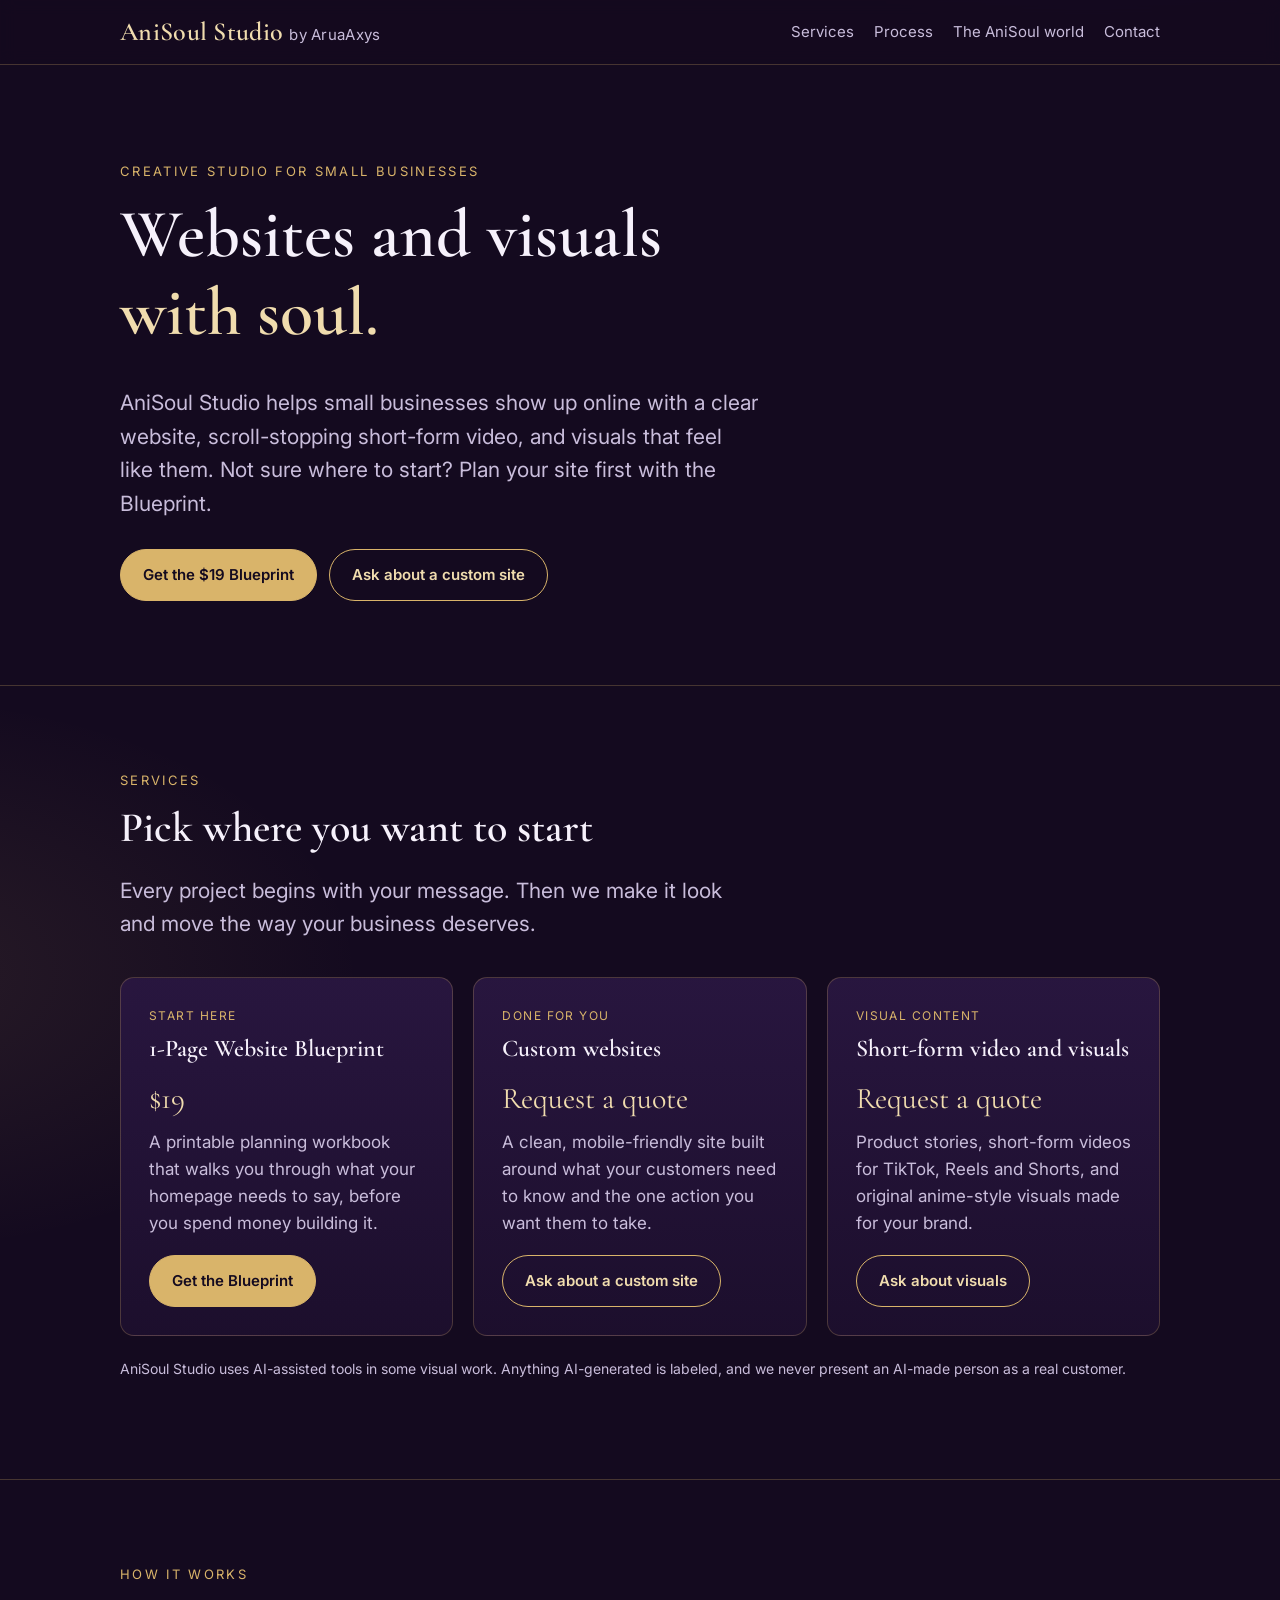
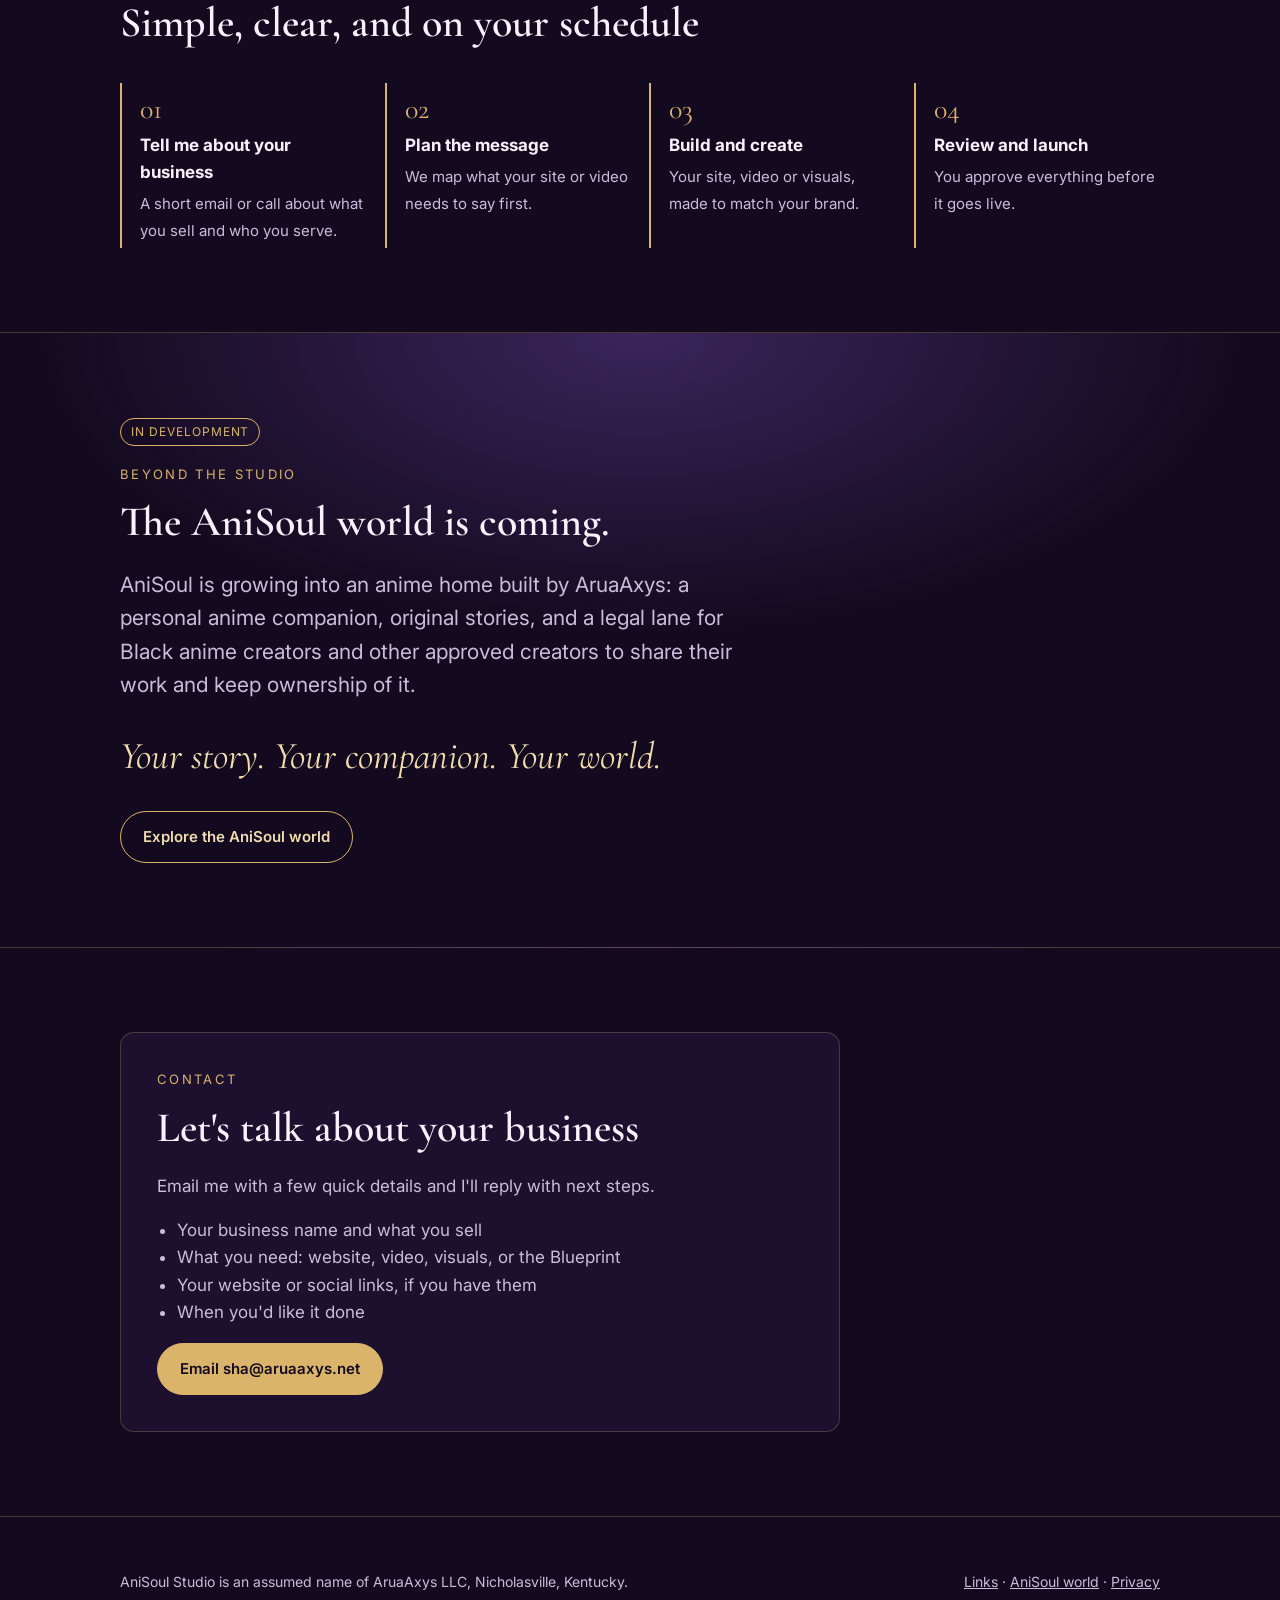
<file: index.html>
<!doctype html>
<html lang="en">
<head>
<meta charset="utf-8">
<meta name="viewport" content="width=device-width,initial-scale=1">
<title>AniSoul Studio | Websites and visual content for small businesses</title>
<meta name="description" content="AniSoul Studio builds websites and creates visual content, short-form video and anime-style visuals for small businesses. Start with the $19 1-Page Website Blueprint.">
<meta property="og:title" content="AniSoul Studio">
<meta property="og:description" content="Websites and visual content for small businesses, by AruaAxys LLC.">
<meta property="og:type" content="website">
<link rel="icon" href="favicon.svg" type="image/svg+xml">
<link rel="preconnect" href="https://fonts.googleapis.com">
<link rel="preconnect" href="https://fonts.gstatic.com" crossorigin>
<link href="https://fonts.googleapis.com/css2?family=Cormorant+Garamond:wght@500;600&family=Inter:wght@400;600&display=swap" rel="stylesheet">
<link rel="stylesheet" href="styles.css">
<script type="application/ld+json">
{"@context":"https://schema.org","@type":"ProfessionalService","name":"AniSoul Studio","parentOrganization":{"@type":"Organization","name":"AruaAxys LLC"},"description":"Websites and visual content for small businesses.","email":"sha@aruaaxys.net","address":{"@type":"PostalAddress","addressLocality":"Nicholasville","addressRegion":"KY","addressCountry":"US"},"areaServed":"US"}
</script>
</head>
<body>
<header class="site-head">
  <div class="wrap">
    <a class="brand" href="#top">AniSoul Studio<span>by AruaAxys</span></a>
    <nav aria-label="Main">
      <ul>
        <li><a href="#services">Services</a></li>
        <li class="hide-sm"><a href="#process">Process</a></li>
        <li><a href="world.html"><span class="long">The AniSoul world</span><span class="short">World</span></a></li>
        <li><a href="#contact">Contact</a></li>
      </ul>
    </nav>
  </div>
</header>

<main id="top">
  <section class="hero">
    <div class="wrap">
      <p class="eyebrow">Creative studio for small businesses</p>
      <h1>Websites and visuals<br><span class="gold">with soul.</span></h1>
      <p class="lead">AniSoul Studio helps small businesses show up online with a clear website, scroll-stopping short-form video, and visuals that feel like them. Not sure where to start? Plan your site first with the Blueprint.</p>
      <div class="actions">
        <a class="btn btn-gold" href="https://zenyxgps.com/s/anisoul-studio/the-1-page-website-blueprint" rel="noopener">Get the $19 Blueprint</a>
        <a class="btn btn-ghost" href="#contact">Ask about a custom site</a>
      </div>
    </div>
  </section>

  <section id="services">
    <div class="wrap">
      <p class="eyebrow">Services</p>
      <h2>Pick where you want to start</h2>
      <p class="lead">Every project begins with your message. Then we make it look and move the way your business deserves.</p>
      <div class="grid">
        <article class="card">
          <div class="tag">Start here</div>
          <h3>1-Page Website Blueprint</h3>
          <p class="price">$19</p>
          <p>A printable planning workbook that walks you through what your homepage needs to say, before you spend money building it.</p>
          <a class="btn btn-gold" href="https://zenyxgps.com/s/anisoul-studio/the-1-page-website-blueprint" rel="noopener">Get the Blueprint</a>
        </article>
        <article class="card">
          <div class="tag">Done for you</div>
          <h3>Custom websites</h3>
          <p class="price">Request a quote</p>
          <p>A clean, mobile-friendly site built around what your customers need to know and the one action you want them to take.</p>
          <a class="btn btn-ghost" href="mailto:sha@aruaaxys.net?subject=Custom%20website%20inquiry">Ask about a custom site</a>
        </article>
        <article class="card">
          <div class="tag">Visual content</div>
          <h3>Short-form video and visuals</h3>
          <p class="price">Request a quote</p>
          <p>Product stories, short-form videos for TikTok, Reels and Shorts, and original anime-style visuals made for your brand.</p>
          <a class="btn btn-ghost" href="mailto:sha@aruaaxys.net?subject=Video%20and%20visuals%20inquiry">Ask about visuals</a>
        </article>
      </div>
      <p class="muted" style="margin-top:22px;font-size:14px">AniSoul Studio uses AI-assisted tools in some visual work. Anything AI-generated is labeled, and we never present an AI-made person as a real customer.</p>
    </div>
  </section>

  <section id="process">
    <div class="wrap">
      <p class="eyebrow">How it works</p>
      <h2>Simple, clear, and on your schedule</h2>
      <ol class="steps">
        <li><strong>Tell me about your business</strong><span>A short email or call about what you sell and who you serve.</span></li>
        <li><strong>Plan the message</strong><span>We map what your site or video needs to say first.</span></li>
        <li><strong>Build and create</strong><span>Your site, video or visuals, made to match your brand.</span></li>
        <li><strong>Review and launch</strong><span>You approve everything before it goes live.</span></li>
      </ol>
    </div>
  </section>

  <section class="world">
    <div class="wrap">
      <span class="badge">In development</span>
      <p class="eyebrow" style="margin-top:18px">Beyond the studio</p>
      <h2>The AniSoul world is coming.</h2>
      <p class="lead">AniSoul is growing into an anime home built by AruaAxys: a personal anime companion, original stories, and a legal lane for Black anime creators and other approved creators to share their work and keep ownership of it.</p>
      <p class="quote">Your story. Your companion. Your world.</p>
      <a class="btn btn-ghost" href="world.html">Explore the AniSoul world</a>
    </div>
  </section>

  <section id="contact">
    <div class="wrap">
      <div class="contact-box">
        <p class="eyebrow">Contact</p>
        <h2>Let's talk about your business</h2>
        <p class="muted">Email me with a few quick details and I'll reply with next steps.</p>
        <ul class="checklist">
          <li>Your business name and what you sell</li>
          <li>What you need: website, video, visuals, or the Blueprint</li>
          <li>Your website or social links, if you have them</li>
          <li>When you'd like it done</li>
        </ul>
        <a class="btn btn-gold" href="mailto:sha@aruaaxys.net?subject=AniSoul%20Studio%20inquiry">Email sha@aruaaxys.net</a>
      </div>
    </div>
  </section>
</main>

<footer>
  <div class="wrap">
    <p>AniSoul Studio is an assumed name of AruaAxys LLC, Nicholasville, Kentucky.</p>
    <p><a href="links.html">Links</a> · <a href="world.html">AniSoul world</a> · <a href="privacy.html">Privacy</a></p>
  </div>
</footer>
</body>
</html>
</file>
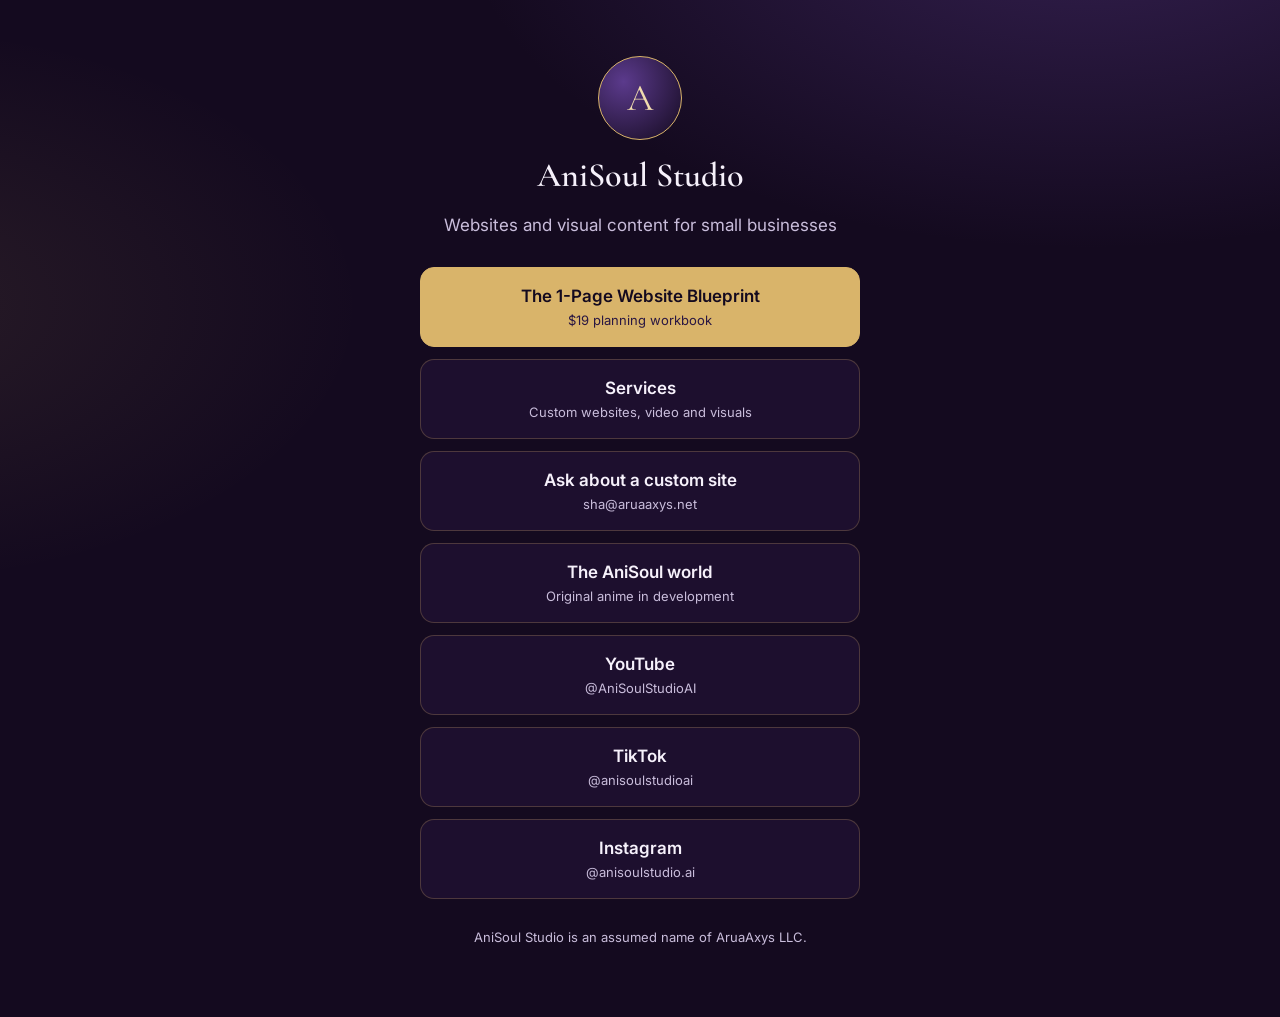
<file: links.html>
<!doctype html>
<html lang="en">
<head>
<meta charset="utf-8">
<meta name="viewport" content="width=device-width,initial-scale=1">
<title>AniSoul Studio | Links</title>
<meta name="description" content="Quick links for AniSoul Studio: the $19 Website Blueprint, custom sites, visuals and the AniSoul world.">
<link rel="icon" href="favicon.svg" type="image/svg+xml">
<link rel="preconnect" href="https://fonts.googleapis.com">
<link rel="preconnect" href="https://fonts.gstatic.com" crossorigin>
<link href="https://fonts.googleapis.com/css2?family=Cormorant+Garamond:wght@500;600&family=Inter:wght@400;600&display=swap" rel="stylesheet">
<link rel="stylesheet" href="styles.css">
</head>
<body>
<main class="links-page">
  <div class="links-card">
    <div class="mark" aria-hidden="true">A</div>
    <h1 style="font-size:34px">AniSoul Studio</h1>
    <p class="muted">Websites and visual content for small businesses</p>
    <ul class="link-list">
      <li><a class="primary" href="https://zenyxgps.com/s/anisoul-studio/the-1-page-website-blueprint" rel="noopener">The 1-Page Website Blueprint<small>$19 planning workbook</small></a></li>
      <li><a href="index.html#services">Services<small>Custom websites, video and visuals</small></a></li>
      <li><a href="mailto:sha@aruaaxys.net?subject=AniSoul%20Studio%20inquiry">Ask about a custom site<small>sha@aruaaxys.net</small></a></li>
      <li><a href="world.html">The AniSoul world<small>Original anime in development</small></a></li>
      <li><a href="https://www.youtube.com/@AniSoulStudioAI" rel="noopener">YouTube<small>@AniSoulStudioAI</small></a></li>
      <li><a href="https://www.tiktok.com/@anisoulstudioai" rel="noopener">TikTok<small>@anisoulstudioai</small></a></li>
      <li><a href="https://www.instagram.com/anisoulstudio.ai/" rel="noopener">Instagram<small>@anisoulstudio.ai</small></a></li>
    </ul>
    <p class="muted" style="font-size:13px">AniSoul Studio is an assumed name of AruaAxys LLC.</p>
  </div>
</main>
</body>
</html>
</file>
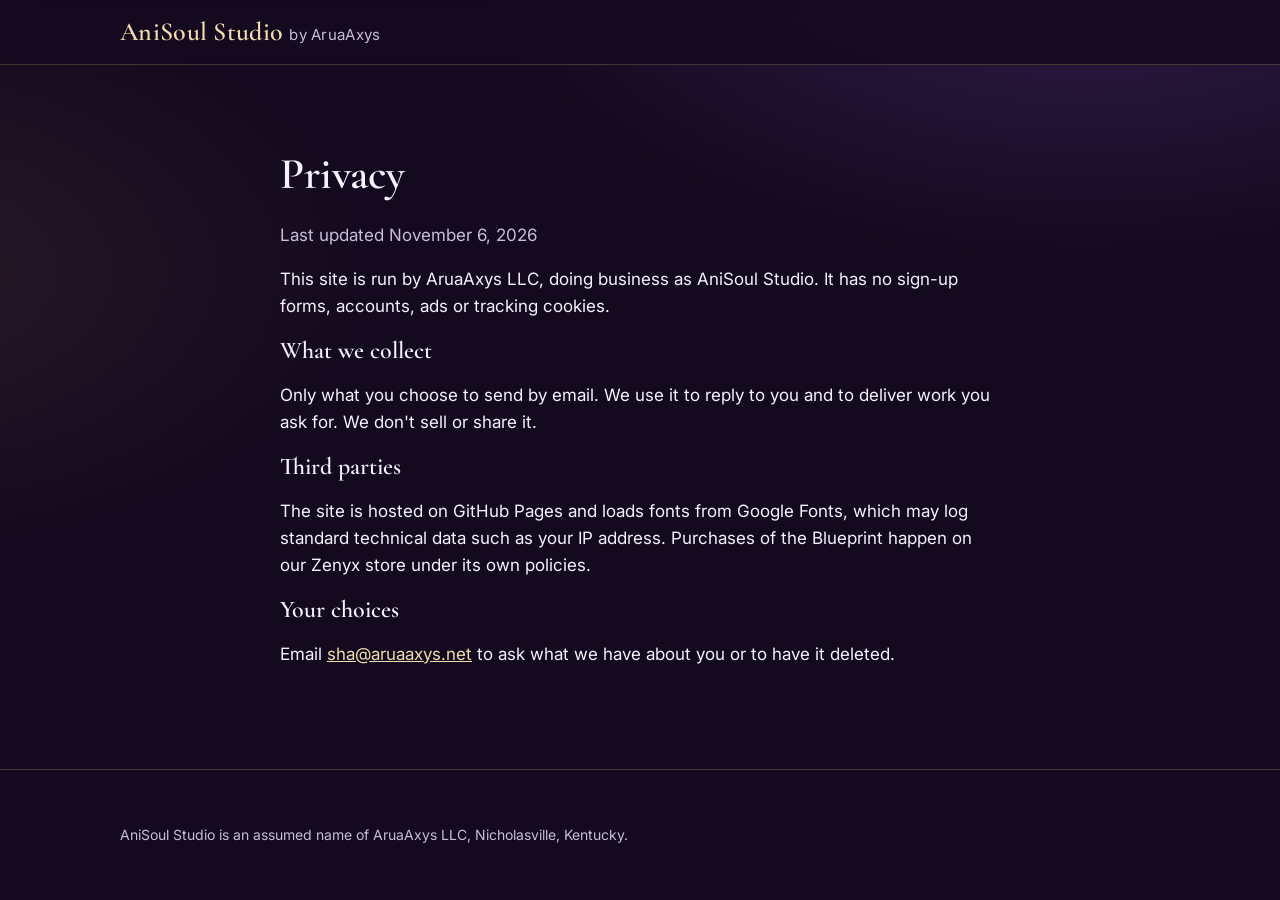
<file: privacy.html>
<!doctype html>
<html lang="en">
<head>
<meta charset="utf-8">
<meta name="viewport" content="width=device-width,initial-scale=1">
<title>Privacy | AniSoul Studio</title>
<link rel="icon" href="favicon.svg" type="image/svg+xml">
<link href="https://fonts.googleapis.com/css2?family=Cormorant+Garamond:wght@500;600&family=Inter:wght@400;600&display=swap" rel="stylesheet">
<link rel="stylesheet" href="styles.css">
</head>
<body>
<header class="site-head"><div class="wrap"><a class="brand" href="index.html">AniSoul Studio<span>by AruaAxys</span></a></div></header>
<main>
  <section>
    <div class="wrap" style="max-width:760px">
      <h1 style="font-size:44px">Privacy</h1>
      <p class="muted">Last updated November 6, 2026</p>
      <p>This site is run by AruaAxys LLC, doing business as AniSoul Studio. It has no sign-up forms, accounts, ads or tracking cookies.</p>
      <h3>What we collect</h3>
      <p>Only what you choose to send by email. We use it to reply to you and to deliver work you ask for. We don't sell or share it.</p>
      <h3>Third parties</h3>
      <p>The site is hosted on GitHub Pages and loads fonts from Google Fonts, which may log standard technical data such as your IP address. Purchases of the Blueprint happen on our Zenyx store under its own policies.</p>
      <h3>Your choices</h3>
      <p>Email <a href="mailto:sha@aruaaxys.net">sha@aruaaxys.net</a> to ask what we have about you or to have it deleted.</p>
    </div>
  </section>
</main>
<footer><div class="wrap"><p>AniSoul Studio is an assumed name of AruaAxys LLC, Nicholasville, Kentucky.</p></div></footer>
</body>
</html>
</file>
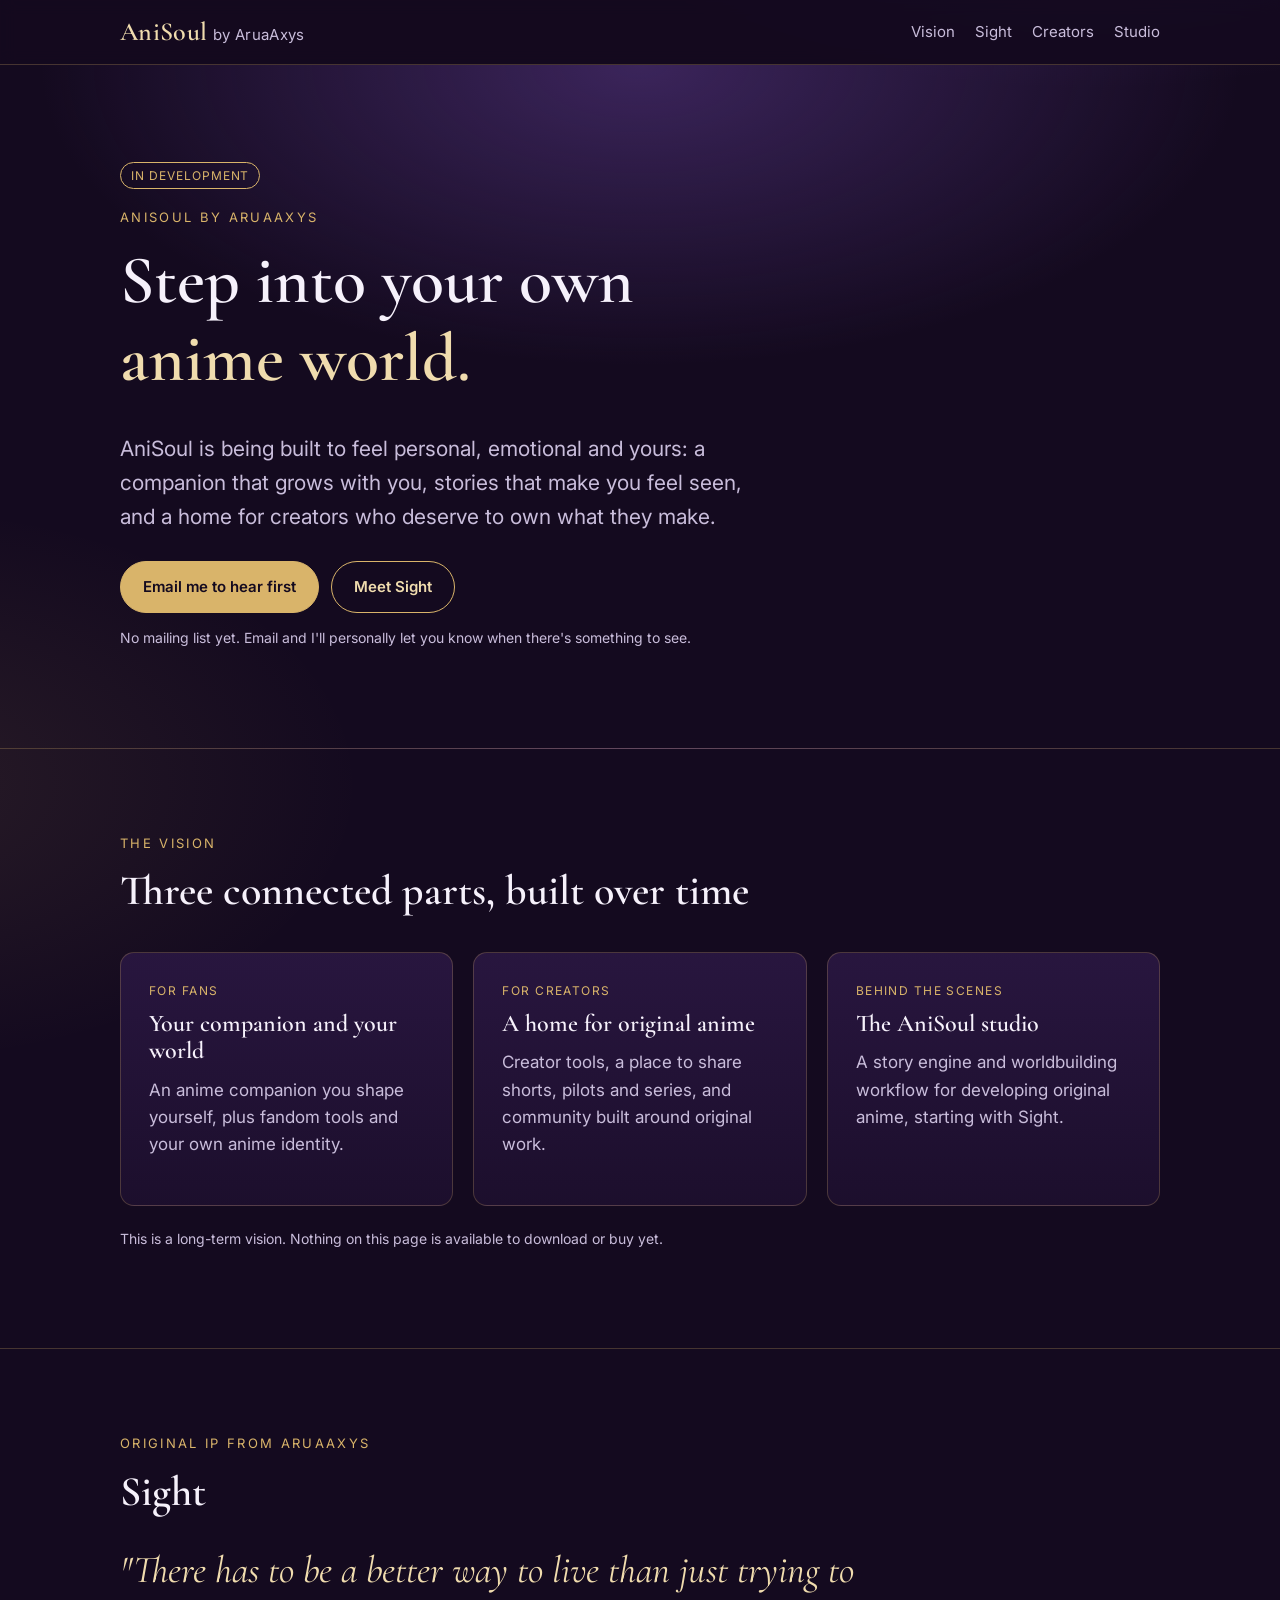
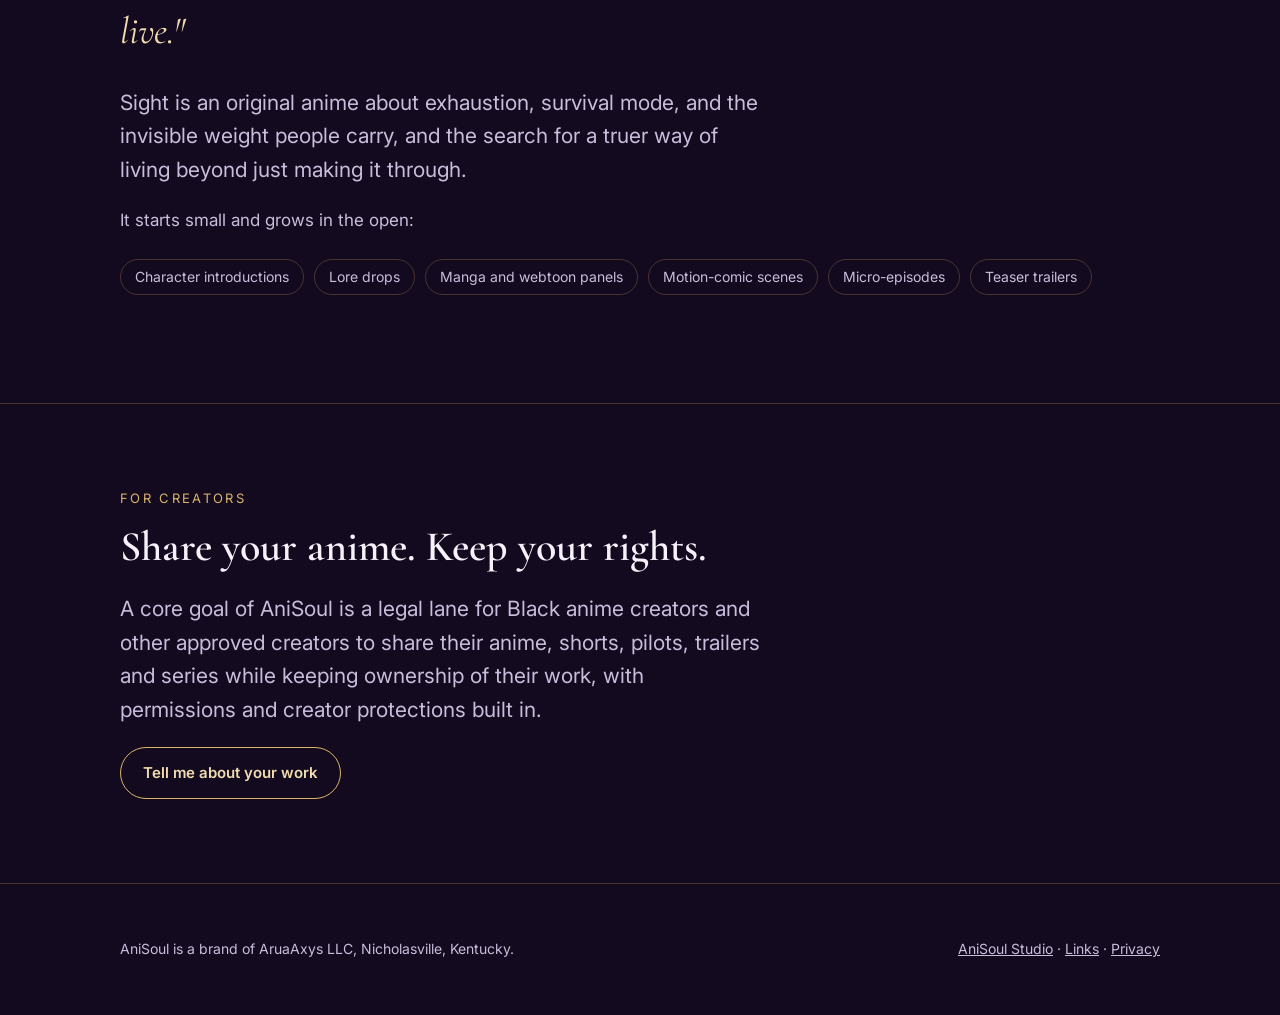
<file: world.html>
<!doctype html>
<html lang="en">
<head>
<meta charset="utf-8">
<meta name="viewport" content="width=device-width,initial-scale=1">
<title>The AniSoul world | AniSoul by AruaAxys</title>
<meta name="description" content="AniSoul is an anime world in development by AruaAxys LLC: a personal anime companion, original stories like Sight, and a home for creators who keep ownership of their work.">
<link rel="icon" href="favicon.svg" type="image/svg+xml">
<link rel="preconnect" href="https://fonts.googleapis.com">
<link rel="preconnect" href="https://fonts.gstatic.com" crossorigin>
<link href="https://fonts.googleapis.com/css2?family=Cormorant+Garamond:wght@500;600&family=Inter:wght@400;600&display=swap" rel="stylesheet">
<link rel="stylesheet" href="styles.css">
</head>
<body>
<header class="site-head">
  <div class="wrap">
    <a class="brand" href="index.html">AniSoul<span>by AruaAxys</span></a>
    <nav aria-label="Main">
      <ul>
        <li><a href="#vision">Vision</a></li>
        <li><a href="#sight">Sight</a></li>
        <li class="hide-sm"><a href="#creators">Creators</a></li>
        <li><a href="index.html">Studio</a></li>
      </ul>
    </nav>
  </div>
</header>

<main>
  <section class="hero world">
    <div class="wrap">
      <span class="badge">In development</span>
      <p class="eyebrow" style="margin-top:18px">AniSoul by AruaAxys</p>
      <h1>Step into your own<br><span class="gold">anime world.</span></h1>
      <p class="lead">AniSoul is being built to feel personal, emotional and yours: a companion that grows with you, stories that make you feel seen, and a home for creators who deserve to own what they make.</p>
      <div class="actions">
        <a class="btn btn-gold" href="mailto:sha@aruaaxys.net?subject=Keep%20me%20posted%20on%20AniSoul">Email me to hear first</a>
        <a class="btn btn-ghost" href="#sight">Meet Sight</a>
      </div>
      <p class="muted" style="font-size:14px;margin-top:14px">No mailing list yet. Email and I'll personally let you know when there's something to see.</p>
    </div>
  </section>

  <section id="vision">
    <div class="wrap">
      <p class="eyebrow">The vision</p>
      <h2>Three connected parts, built over time</h2>
      <div class="grid">
        <article class="card">
          <div class="tag">For fans</div>
          <h3>Your companion and your world</h3>
          <p>An anime companion you shape yourself, plus fandom tools and your own anime identity.</p>
        </article>
        <article class="card">
          <div class="tag">For creators</div>
          <h3>A home for original anime</h3>
          <p>Creator tools, a place to share shorts, pilots and series, and community built around original work.</p>
        </article>
        <article class="card">
          <div class="tag">Behind the scenes</div>
          <h3>The AniSoul studio</h3>
          <p>A story engine and worldbuilding workflow for developing original anime, starting with Sight.</p>
        </article>
      </div>
      <p class="muted" style="margin-top:22px;font-size:14px">This is a long-term vision. Nothing on this page is available to download or buy yet.</p>
    </div>
  </section>

  <section id="sight">
    <div class="wrap">
      <p class="eyebrow">Original IP from AruaAxys</p>
      <h2>Sight</h2>
      <p class="quote">"There has to be a better way to live than just trying to live."</p>
      <p class="lead">Sight is an original anime about exhaustion, survival mode, and the invisible weight people carry, and the search for a truer way of living beyond just making it through.</p>
      <p class="muted">It starts small and grows in the open:</p>
      <div class="chips">
        <span class="chip">Character introductions</span>
        <span class="chip">Lore drops</span>
        <span class="chip">Manga and webtoon panels</span>
        <span class="chip">Motion-comic scenes</span>
        <span class="chip">Micro-episodes</span>
        <span class="chip">Teaser trailers</span>
      </div>
    </div>
  </section>

  <section id="creators">
    <div class="wrap">
      <p class="eyebrow">For creators</p>
      <h2>Share your anime. Keep your rights.</h2>
      <p class="lead">A core goal of AniSoul is a legal lane for Black anime creators and other approved creators to share their anime, shorts, pilots, trailers and series while keeping ownership of their work, with permissions and creator protections built in.</p>
      <a class="btn btn-ghost" href="mailto:sha@aruaaxys.net?subject=AniSoul%20creator%20interest">Tell me about your work</a>
    </div>
  </section>
</main>

<footer>
  <div class="wrap">
    <p>AniSoul is a brand of AruaAxys LLC, Nicholasville, Kentucky.</p>
    <p><a href="index.html">AniSoul Studio</a> · <a href="links.html">Links</a> · <a href="privacy.html">Privacy</a></p>
  </div>
</footer>
</body>
</html>
</file>
<file: styles.css>
:root{
  --plum-900:#140a1f;
  --plum-800:#1d0f2e;
  --plum-700:#2a1742;
  --plum-500:#5b3a8c;
  --gold:#d9b46a;
  --gold-soft:#f0dcae;
  --ink:#f6f1fb;
  --ink-soft:#c9bddb;
  --line:rgba(217,180,106,.25);
  --radius:14px;
  --serif:"Cormorant Garamond",Georgia,serif;
  --sans:"Inter",system-ui,-apple-system,Segoe UI,sans-serif;
}
*{box-sizing:border-box}
html{scroll-behavior:smooth}
body{
  margin:0;background:var(--plum-900);color:var(--ink);
  font-family:var(--sans);font-size:17px;line-height:1.6;
  background-image:
    radial-gradient(900px 500px at 85% -10%,rgba(91,58,140,.45),transparent 70%),
    radial-gradient(700px 400px at -10% 30%,rgba(217,180,106,.10),transparent 70%);
}
a{color:var(--gold-soft)}
a:focus-visible,button:focus-visible{outline:2px solid var(--gold);outline-offset:3px}
img{max-width:100%;display:block}
.wrap{max-width:1080px;margin:0 auto;padding:0 20px}

/* header */
.site-head{position:sticky;top:0;z-index:10;background:rgba(20,10,31,.85);backdrop-filter:blur(8px);border-bottom:1px solid var(--line)}
.site-head .wrap{display:flex;align-items:center;justify-content:space-between;gap:16px;height:64px}
.brand{font-family:var(--serif);font-size:26px;font-weight:600;color:var(--gold-soft);text-decoration:none;letter-spacing:.3px}
.brand span{color:var(--ink-soft);font-size:15px;font-family:var(--sans);font-weight:400;margin-left:6px}
nav ul{list-style:none;display:flex;gap:20px;margin:0;padding:0}
nav a{color:var(--ink-soft);text-decoration:none;font-size:15px}
nav a:hover{color:var(--gold-soft)}
.brand,nav a{white-space:nowrap}
@media (max-width:720px){nav ul{gap:12px}nav li.hide-sm{display:none}.brand span{display:none}.brand{font-size:21px}nav a{font-size:14px}.long{display:none}}
@media (min-width:721px){.short{display:none}}

/* type */
h1,h2,h3{font-family:var(--serif);font-weight:600;line-height:1.15;margin:0 0 .5em}
h1{font-size:clamp(40px,7vw,68px)}
h2{font-size:clamp(30px,4.5vw,42px)}
h3{font-size:24px}
.eyebrow{font-size:13px;letter-spacing:.18em;text-transform:uppercase;color:var(--gold);margin:0 0 14px}
.lead{font-size:clamp(18px,2.2vw,21px);color:var(--ink-soft);max-width:640px}
.muted{color:var(--ink-soft)}
.gold{color:var(--gold-soft)}

/* sections */
section{padding:84px 0;border-bottom:1px solid var(--line)}
.hero{padding:96px 0 84px}
.hero .actions{display:flex;flex-wrap:wrap;gap:12px;margin-top:28px}

/* buttons */
.btn{display:inline-block;padding:13px 22px;border-radius:999px;font-weight:600;font-size:15px;text-decoration:none;border:1px solid var(--gold);transition:background .2s,color .2s}
.btn-gold{background:var(--gold);color:var(--plum-900)}
.btn-gold:hover{background:var(--gold-soft)}
.btn-ghost{color:var(--gold-soft)}
.btn-ghost:hover{background:rgba(217,180,106,.12)}

/* cards */
.grid{display:grid;gap:20px;grid-template-columns:repeat(auto-fit,minmax(260px,1fr));margin-top:36px}
.card{background:linear-gradient(180deg,rgba(42,23,66,.9),rgba(29,15,46,.9));border:1px solid var(--line);border-radius:var(--radius);padding:28px;display:flex;flex-direction:column}
.card p{color:var(--ink-soft);margin:0 0 18px}
.card .price{font-family:var(--serif);font-size:30px;color:var(--gold-soft);margin:0 0 6px}
.card .tag{font-size:12px;letter-spacing:.12em;text-transform:uppercase;color:var(--gold);margin-bottom:10px}
.card ul{padding-left:18px;margin:0 0 20px;color:var(--ink-soft)}
.card .btn{margin-top:auto;align-self:flex-start}

/* steps */
.steps{counter-reset:s;list-style:none;padding:0;margin:36px 0 0;display:grid;gap:18px;grid-template-columns:repeat(auto-fit,minmax(220px,1fr))}
.steps li{counter-increment:s;border-left:2px solid var(--gold);padding:4px 0 4px 18px}
.steps li::before{content:"0" counter(s);display:block;font-family:var(--serif);font-size:28px;color:var(--gold)}
.steps strong{display:block;margin-bottom:4px}
.steps span{color:var(--ink-soft);font-size:15px}

/* world band */
.world{background:radial-gradient(800px 400px at 50% 0%,rgba(91,58,140,.55),transparent 75%)}
.quote{font-family:var(--serif);font-style:italic;font-size:clamp(26px,4vw,38px);color:var(--gold-soft);max-width:760px;margin:24px 0}
.chips{display:flex;flex-wrap:wrap;gap:10px;margin:24px 0}
.chip{border:1px solid var(--line);border-radius:999px;padding:6px 14px;font-size:14px;color:var(--ink-soft)}
.badge{display:inline-block;border:1px solid var(--gold);color:var(--gold);border-radius:999px;font-size:12px;padding:3px 10px;letter-spacing:.08em;text-transform:uppercase}

/* contact */
.contact-box{background:var(--plum-800);border:1px solid var(--line);border-radius:var(--radius);padding:36px;max-width:720px}
.checklist{padding-left:20px;color:var(--ink-soft)}

/* footer */
footer{padding:40px 0;color:var(--ink-soft);font-size:14px}
footer .wrap{display:flex;flex-wrap:wrap;justify-content:space-between;gap:16px}
footer a{color:var(--ink-soft)}

/* link-in-bio */
.links-page{min-height:100vh;display:flex;align-items:flex-start;justify-content:center;padding:56px 16px}
.links-card{width:100%;max-width:440px;text-align:center}
.mark{width:84px;height:84px;margin:0 auto 16px;border-radius:50%;display:grid;place-items:center;border:1px solid var(--gold);font-family:var(--serif);font-size:38px;color:var(--gold-soft);background:radial-gradient(circle at 30% 30%,var(--plum-500),var(--plum-900))}
.link-list{list-style:none;padding:0;margin:28px 0;display:grid;gap:12px}
.link-list a{display:block;padding:15px 18px;border:1px solid var(--line);border-radius:var(--radius);background:var(--plum-800);text-decoration:none;color:var(--ink);font-weight:600}
.link-list a small{display:block;font-weight:400;color:var(--ink-soft);font-size:13px}
.link-list a:hover{border-color:var(--gold)}
.link-list a.primary{background:var(--gold);color:var(--plum-900);border-color:var(--gold)}
.link-list a.primary small{color:var(--plum-700)}

@media (prefers-reduced-motion:reduce){html{scroll-behavior:auto}.btn{transition:none}}
</file>
